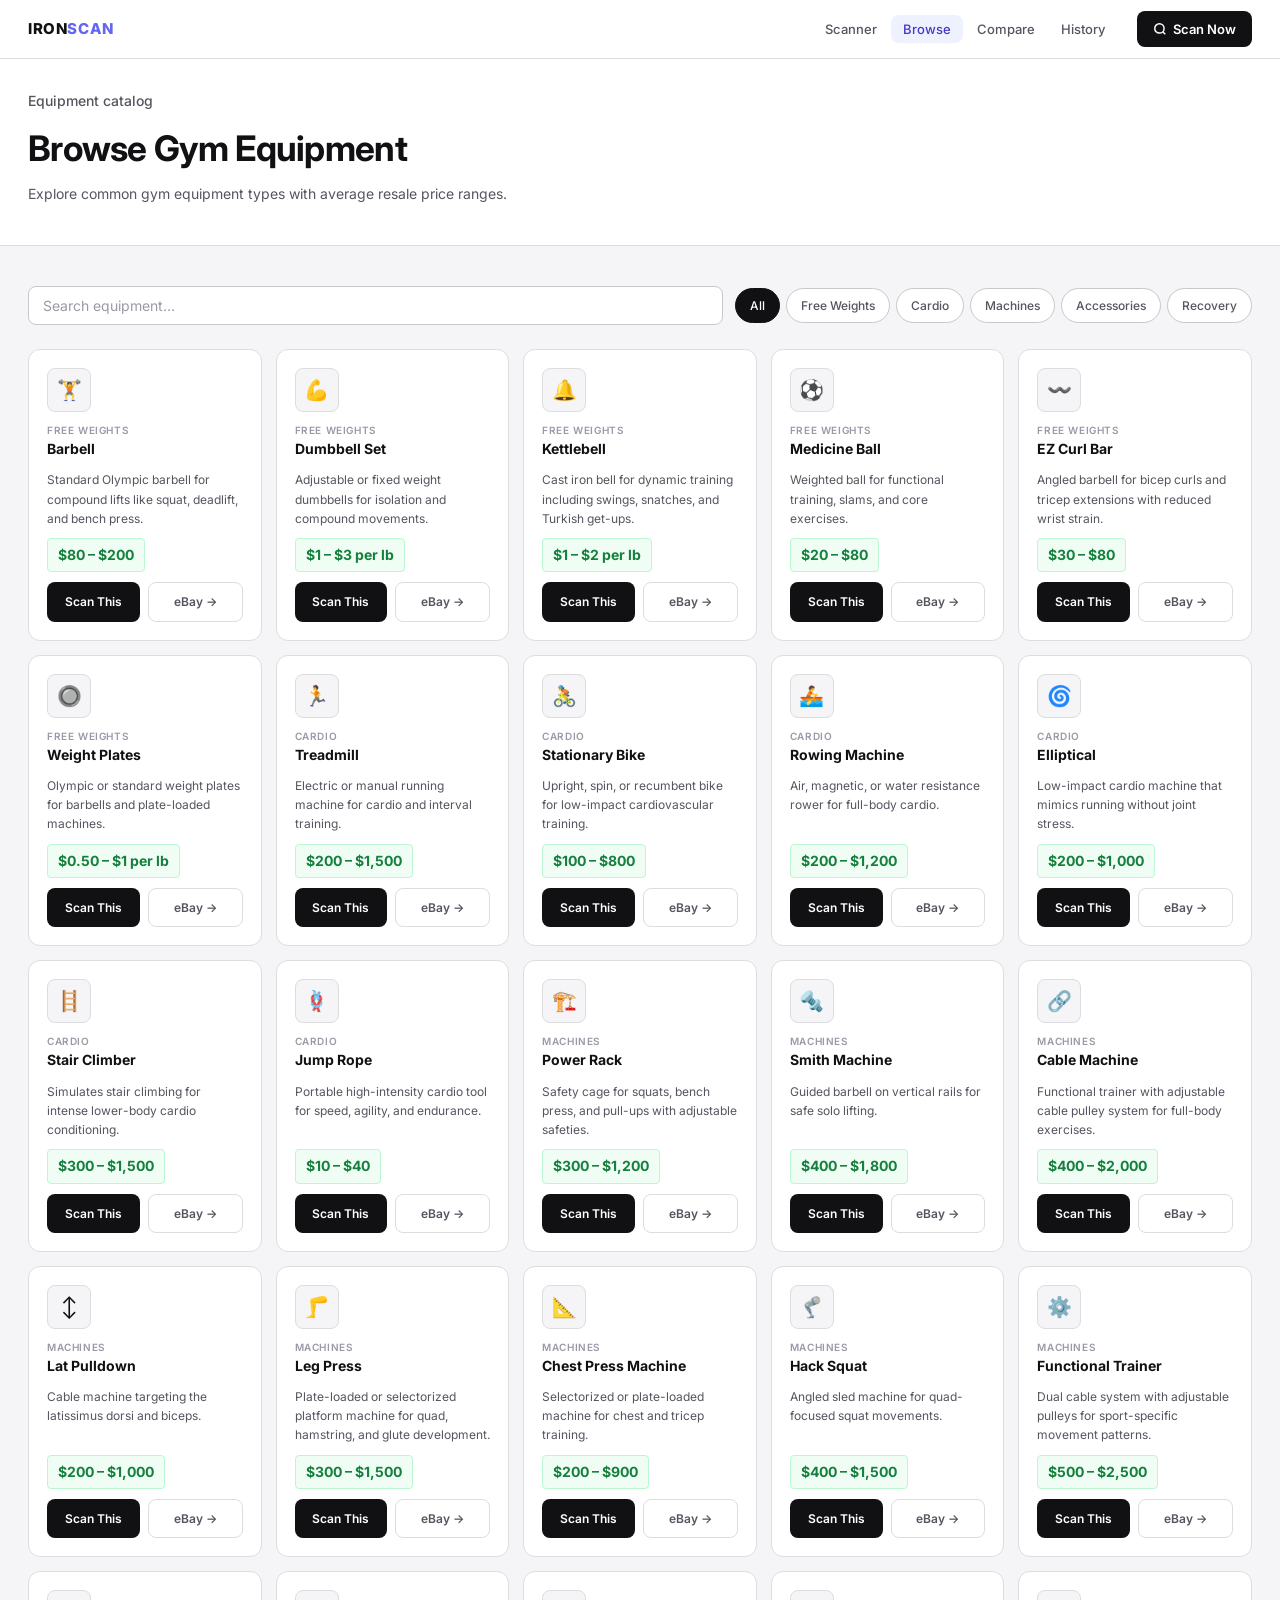
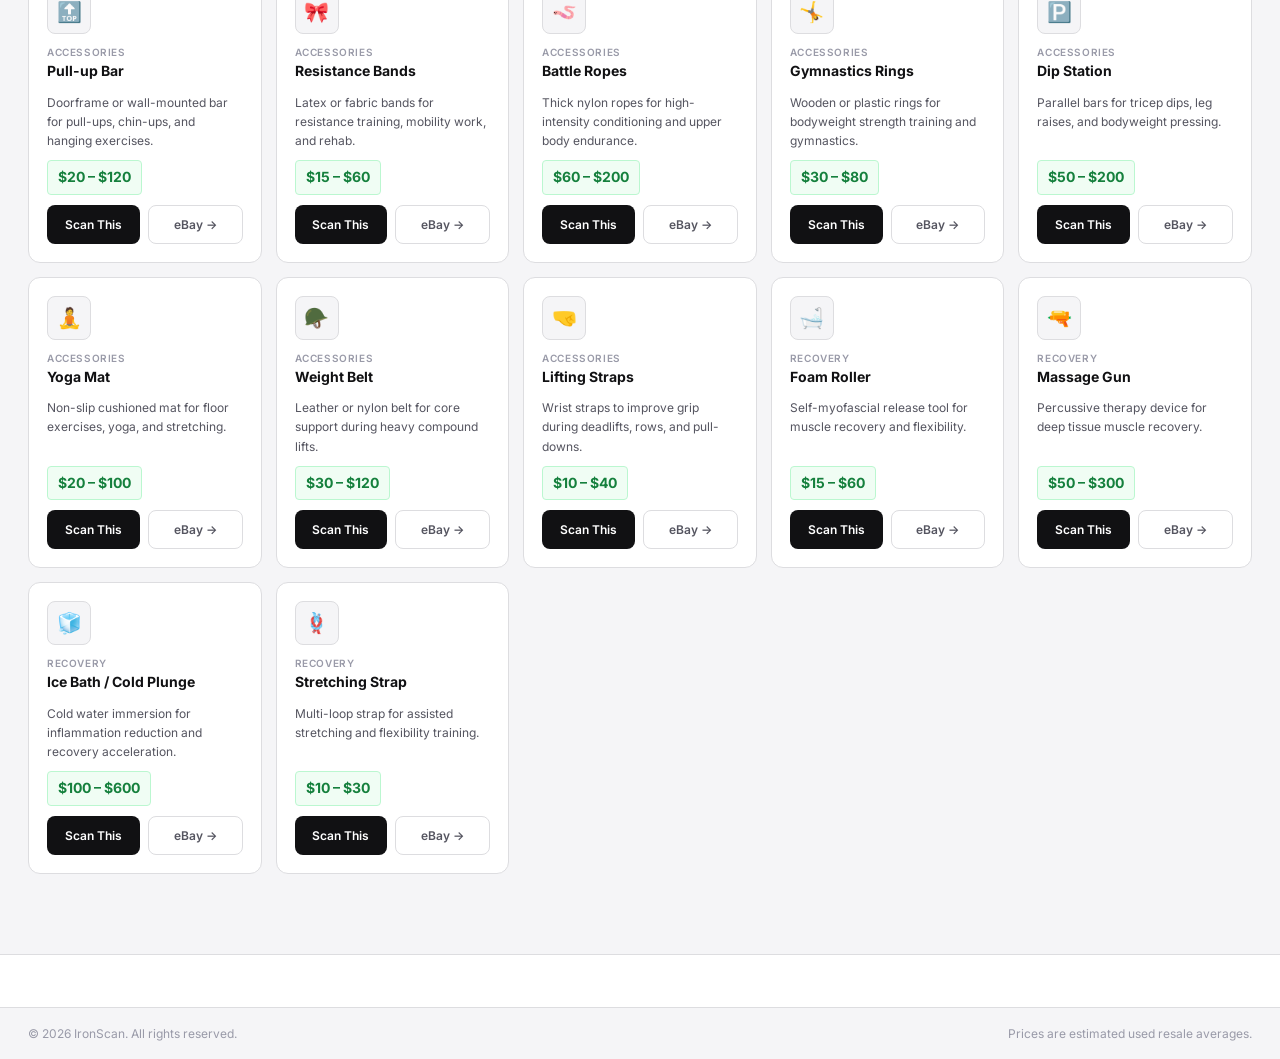
<file: browse.html>
<!DOCTYPE html>
<html lang="en">
<head>
  <meta charset="UTF-8">
  <meta name="viewport" content="width=device-width, initial-scale=1.0">
  <title>IronScan — Browse Equipment</title>
  <link rel="preconnect" href="https://fonts.googleapis.com">
  <link rel="preconnect" href="https://fonts.gstatic.com" crossorigin>
  <link href="https://fonts.googleapis.com/css2?family=Inter:wght@300;400;500;600;700;800&display=swap" rel="stylesheet">
  <link rel="stylesheet" href="style.css">
</head>
<body>

  <nav class="navbar">
    <div class="nav-inner">
      <a href="/" class="nav-logo"><span class="logo-text">IRON<span class="logo-dot">SCAN</span></span></a>
      <ul class="nav-links">
        <li><a href="/">Scanner</a></li>
        <li><a href="browse.html" class="active">Browse</a></li>
        <li><a href="compare.html">Compare</a></li>
        <li><a href="history.html">History</a></li>
      </ul>
      <a href="/" class="nav-cta">
        <svg width="14" height="14" fill="none" stroke="currentColor" stroke-width="2.5" viewBox="0 0 24 24">
          <circle cx="11" cy="11" r="8"/><line x1="21" y1="21" x2="16.65" y2="16.65"/>
        </svg>
        Scan Now
      </a>
      <button class="hamburger" id="hamburger"><span></span><span></span><span></span></button>
    </div>
    <div class="mobile-menu" id="mobileMenu">
      <a href="/">Scanner</a>
      <a href="browse.html">Browse</a>
      <a href="compare.html">Compare</a>
      <a href="history.html">History</a>
      <a href="/" class="mobile-cta">Scan Now</a>
    </div>
  </nav>

  <div class="page-header">
    <div class="container">
      <p class="section-label">Equipment catalog</p>
      <h1>Browse Gym Equipment</h1>
      <p>Explore common gym equipment types with average resale price ranges.</p>
    </div>
  </div>

  <div style="padding:40px 0 80px;">
    <div class="container">

      <div class="browse-controls">
        <input type="text" class="search-input" id="searchInput" placeholder="Search equipment…">
        <div class="filter-tabs" id="filterTabs">
          <button class="filter-tab active" data-cat="All">All</button>
          <button class="filter-tab" data-cat="Free Weights">Free Weights</button>
          <button class="filter-tab" data-cat="Cardio">Cardio</button>
          <button class="filter-tab" data-cat="Machines">Machines</button>
          <button class="filter-tab" data-cat="Accessories">Accessories</button>
          <button class="filter-tab" data-cat="Recovery">Recovery</button>
        </div>
      </div>

      <div class="equipment-grid" id="equipmentGrid"></div>
    </div>
  </div>

  <footer class="footer">
    <div class="footer-bottom">
      <div class="container">
        <p>© 2026 IronScan. All rights reserved.</p>
        <p>Prices are estimated used resale averages.</p>
      </div>
    </div>
  </footer>

  <script src="browse.js"></script>
</body>
</html>
</file>
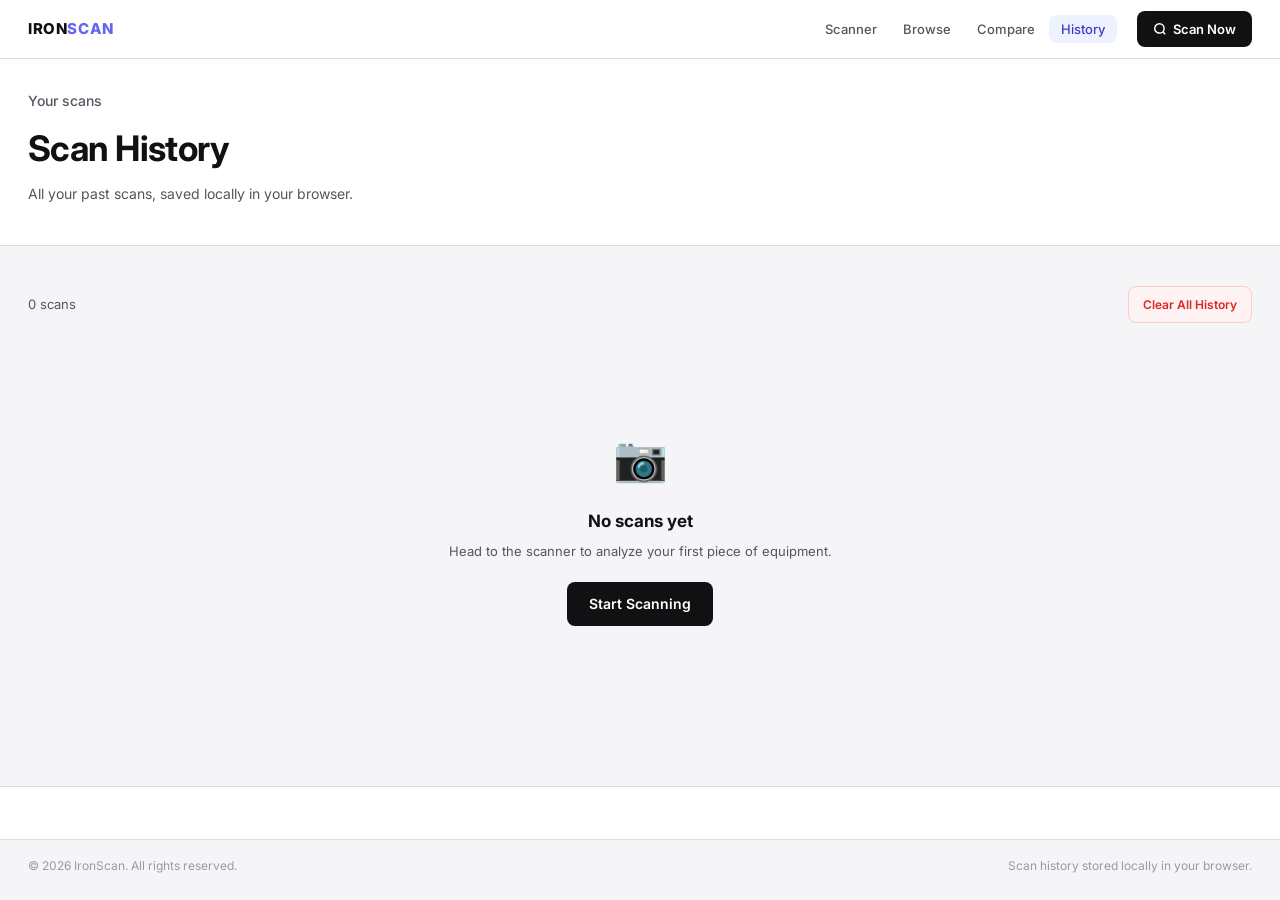
<file: history.html>
<!DOCTYPE html>
<html lang="en">
<head>
  <meta charset="UTF-8">
  <meta name="viewport" content="width=device-width, initial-scale=1.0">
  <title>IronScan — Scan History</title>
  <link rel="preconnect" href="https://fonts.googleapis.com">
  <link rel="preconnect" href="https://fonts.gstatic.com" crossorigin>
  <link href="https://fonts.googleapis.com/css2?family=Inter:wght@300;400;500;600;700;800&display=swap" rel="stylesheet">
  <link rel="stylesheet" href="style.css">
</head>
<body>

  <nav class="navbar">
    <div class="nav-inner">
      <a href="/" class="nav-logo"><span class="logo-text">IRON<span class="logo-dot">SCAN</span></span></a>
      <ul class="nav-links">
        <li><a href="/">Scanner</a></li>
        <li><a href="browse.html">Browse</a></li>
        <li><a href="compare.html">Compare</a></li>
        <li><a href="history.html" class="active">History</a></li>
      </ul>
      <a href="/" class="nav-cta">
        <svg width="14" height="14" fill="none" stroke="currentColor" stroke-width="2.5" viewBox="0 0 24 24">
          <circle cx="11" cy="11" r="8"/><line x1="21" y1="21" x2="16.65" y2="16.65"/>
        </svg>
        Scan Now
      </a>
      <button class="hamburger" id="hamburger"><span></span><span></span><span></span></button>
    </div>
    <div class="mobile-menu" id="mobileMenu">
      <a href="/">Scanner</a>
      <a href="browse.html">Browse</a>
      <a href="compare.html">Compare</a>
      <a href="history.html">History</a>
      <a href="/" class="mobile-cta">Scan Now</a>
    </div>
  </nav>

  <div class="page-header">
    <div class="container">
      <p class="section-label">Your scans</p>
      <h1>Scan History</h1>
      <p>All your past scans, saved locally in your browser.</p>
    </div>
  </div>

  <div style="padding: 40px 0 80px;">
    <div class="container">
      <div class="history-controls">
        <span class="history-count" id="historyCount">Loading…</span>
        <button class="btn-danger" id="clearHistoryBtn">Clear All History</button>
      </div>
      <div class="history-grid" id="historyGrid"></div>
    </div>
  </div>

  <footer class="footer">
    <div class="footer-bottom">
      <div class="container">
        <p>© 2026 IronScan. All rights reserved.</p>
        <p>Scan history stored locally in your browser.</p>
      </div>
    </div>
  </footer>

  <script src="history.js"></script>
</body>
</html>
</file>
<file: style.css>
/* =============================================================
   IRONSCAN — Light marketplace theme
   Clean, sharp, functional. No glow. No AI.
   ============================================================= */

:root {
  --bg:        #f5f5f7;
  --bg-2:      #ebebed;
  --surface:   #ffffff;
  --surface-2: #f9f9fb;
  --border:    #dddde0;
  --border-strong: #c8c8cc;

  --text-1: #111113;
  --text-2: #555560;
  --text-3: #999aa8;

  --indigo:      #4338ca;
  --indigo-lite: #6366f1;
  --indigo-dim:  #eef2ff;
  --indigo-border: #c7d2fe;

  --green:      #15803d;
  --green-lite: #16a34a;
  --green-dim:  #f0fdf4;
  --green-border: #bbf7d0;

  --red:    #dc2626;
  --red-dim: #fef2f2;

  --font-body: 'Inter', sans-serif;

  --radius-xs: 4px;
  --radius-sm: 8px;
  --radius-md: 12px;
  --radius-lg: 16px;

  --transition: 0.15s ease;
  --max-w: 1280px;
}

/* ─── RESET ──────────────────────────────────────────────── */
*, *::before, *::after { box-sizing: border-box; margin: 0; padding: 0; }
html { scroll-behavior: smooth; }

body {
  background: var(--bg);
  color: var(--text-1);
  font-family: var(--font-body);
  font-size: 15px;
  line-height: 1.6;
  -webkit-font-smoothing: antialiased;
  overflow-x: hidden;
}

img { display: block; max-width: 100%; }
a { text-decoration: none; color: inherit; }
button { cursor: pointer; border: none; background: none; font: inherit; }
ul { list-style: none; }

.container {
  max-width: var(--max-w);
  margin: 0 auto;
  padding: 0 28px;
}

.section-label {
  font-size: 12px;
  font-weight: 500;
  color: var(--text-3);
  margin-bottom: 8px;
}

.section-title {
  font-size: clamp(1.7rem, 3.5vw, 2.5rem);
  font-weight: 700;
  color: var(--text-1);
  margin-bottom: 36px;
  letter-spacing: -0.02em;
}

@keyframes fadeUp {
  from { opacity: 0; transform: translateY(12px); }
  to   { opacity: 1; transform: translateY(0); }
}
@keyframes fadeIn {
  from { opacity: 0; }
  to   { opacity: 1; }
}
@keyframes pulse {
  0%, 100% { opacity: 1; }
  50%       { opacity: 0.4; }
}
@keyframes shimmer {
  0%   { background-position: -400px 0; }
  100% { background-position: 400px 0; }
}


/* =============================================================
   NAVBAR
   ============================================================= */
.navbar {
  position: fixed;
  top: 0; left: 0; right: 0;
  z-index: 100;
  background: #ffffff;
  border-bottom: 1px solid var(--border);
}

.nav-inner {
  max-width: var(--max-w);
  margin: 0 auto;
  padding: 0 28px;
  height: 58px;
  display: flex;
  align-items: center;
  gap: 8px;
}

.nav-logo { flex-shrink: 0; margin-right: 16px; }

.logo-text {
  font-size: 15px;
  font-weight: 800;
  letter-spacing: 0.04em;
  color: var(--text-1);
}

.logo-dot { color: var(--indigo-lite); }

.nav-links {
  display: flex;
  gap: 2px;
  margin-left: auto;
}

.nav-links a {
  font-size: 13px;
  font-weight: 500;
  color: var(--text-2);
  padding: 6px 12px;
  border-radius: var(--radius-sm);
  transition: color var(--transition), background var(--transition);
}

.nav-links a:hover  { color: var(--text-1); background: var(--bg); }
.nav-links a.active { color: var(--indigo); background: var(--indigo-dim); }

.nav-cta {
  display: inline-flex;
  align-items: center;
  gap: 6px;
  font-size: 13px;
  font-weight: 600;
  padding: 8px 16px;
  background: var(--text-1);
  color: #fff;
  border-radius: var(--radius-sm);
  margin-left: 12px;
  transition: background var(--transition);
  white-space: nowrap;
}

.nav-cta:hover { background: #333; }

.hamburger {
  display: none;
  flex-direction: column;
  gap: 5px;
  padding: 6px;
  margin-left: auto;
  border-radius: var(--radius-xs);
}

.hamburger span {
  display: block;
  width: 20px; height: 2px;
  background: var(--text-1);
  border-radius: 2px;
}

.mobile-menu {
  display: none;
  flex-direction: column;
  padding: 8px 16px 14px;
  gap: 2px;
  border-top: 1px solid var(--border);
  background: #fff;
}

.mobile-menu a {
  padding: 10px 12px;
  font-size: 14px;
  font-weight: 500;
  color: var(--text-2);
  border-radius: var(--radius-sm);
}

.mobile-menu a:hover { background: var(--bg); color: var(--text-1); }

.mobile-cta {
  margin-top: 6px;
  text-align: center;
  padding: 12px !important;
  background: var(--text-1) !important;
  color: #fff !important;
  border-radius: var(--radius-sm) !important;
  font-weight: 600 !important;
}

.mobile-menu.open { display: flex; }


/* =============================================================
   PAGE HEADER (inner pages)
   ============================================================= */
.page-header {
  padding: 90px 0 40px;
  border-bottom: 1px solid var(--border);
  background: var(--surface);
}

.page-header h1 {
  font-size: clamp(1.6rem, 3.5vw, 2.2rem);
  font-weight: 700;
  color: var(--text-1);
  margin-bottom: 6px;
  letter-spacing: -0.02em;
}

.page-header p { font-size: 14px; color: var(--text-2); }


/* =============================================================
   HERO
   ============================================================= */
.hero {
  min-height: 92vh;
  display: flex;
  align-items: center;
  padding: 110px 28px 80px;
  max-width: var(--max-w);
  margin: 0 auto;
  gap: 60px;
}

.hero-content { flex: 1; min-width: 0; }

.hero-title {
  font-size: clamp(2.4rem, 6vw, 4.8rem);
  font-weight: 800;
  line-height: 1.08;
  color: var(--text-1);
  margin-bottom: 18px;
  letter-spacing: -0.03em;
  animation: fadeUp 0.6s ease both;
}

.hero-title .highlight { color: var(--indigo-lite); }

.hero-sub {
  font-size: 16px;
  font-weight: 400;
  color: var(--text-2);
  max-width: 400px;
  margin-bottom: 32px;
  line-height: 1.7;
  animation: fadeUp 0.6s 0.1s ease both;
}

.hero-actions {
  display: flex;
  align-items: center;
  gap: 12px;
  flex-wrap: wrap;
  margin-bottom: 52px;
  animation: fadeUp 0.6s 0.18s ease both;
}

.btn-primary {
  display: inline-flex;
  align-items: center;
  gap: 7px;
  background: var(--text-1);
  color: #fff;
  font-size: 14px;
  font-weight: 600;
  padding: 11px 22px;
  border-radius: var(--radius-sm);
  transition: background var(--transition);
}
.btn-primary:hover { background: #333; }

.btn-ghost {
  font-size: 13px;
  font-weight: 500;
  color: var(--text-2);
  padding: 11px 16px;
  border: 1px solid var(--border-strong);
  border-radius: var(--radius-sm);
  background: var(--surface);
  transition: border-color var(--transition), color var(--transition);
}
.btn-ghost:hover { border-color: var(--text-1); color: var(--text-1); }

.btn-green {
  display: inline-flex;
  align-items: center;
  gap: 7px;
  background: var(--green);
  color: #fff;
  font-size: 13px;
  font-weight: 700;
  padding: 10px 18px;
  border-radius: var(--radius-sm);
  transition: background var(--transition);
}
.btn-green:hover { background: #166534; }

.hero-stats {
  display: flex;
  align-items: center;
  gap: 28px;
  animation: fadeUp 0.6s 0.26s ease both;
  padding-top: 28px;
  border-top: 1px solid var(--border);
}

.stat { display: flex; flex-direction: column; gap: 2px; }

.stat-num {
  font-size: 1.6rem;
  font-weight: 800;
  color: var(--text-1);
  letter-spacing: -0.02em;
}

.stat-label {
  font-size: 11px;
  color: var(--text-3);
}

.stat-divider { width: 1px; height: 28px; background: var(--border); }

/* Hero mockup */
.hero-visual { flex-shrink: 0; animation: fadeIn 0.7s 0.3s ease both; }

.mockup-card {
  width: 290px;
  background: var(--surface);
  border: 1px solid var(--border);
  border-radius: var(--radius-md);
  overflow: hidden;
  box-shadow: 0 4px 24px rgba(0,0,0,0.08), 0 1px 4px rgba(0,0,0,0.06);
}

.mockup-img-area {
  background: var(--bg);
  height: 170px;
  display: flex;
  flex-direction: column;
  align-items: center;
  justify-content: center;
  gap: 10px;
  border-bottom: 1px solid var(--border);
  color: var(--text-3);
  font-size: 12px;
  font-weight: 500;
}

.mockup-results {
  display: flex;
  flex-direction: column;
  gap: 6px;
  padding: 14px;
}

.mockup-tag {
  display: inline-flex;
  align-items: center;
  gap: 8px;
  padding: 7px 12px;
  border-radius: var(--radius-sm);
  font-size: 12px;
  font-weight: 500;
  border: 1px solid;
}

.mockup-tag.type     { background: var(--indigo-dim); color: var(--indigo); border-color: var(--indigo-border); }
.mockup-tag.price    { background: var(--green-dim);  color: var(--green);  border-color: var(--green-border); }
.mockup-tag.material { background: var(--surface-2);  color: var(--text-2); border-color: var(--border); }

.scan-line { display: none; }


/* =============================================================
   HOW IT WORKS
   ============================================================= */
.how-section {
  padding: 88px 0;
  background: var(--surface);
  border-top: 1px solid var(--border);
  border-bottom: 1px solid var(--border);
}

.steps-grid {
  display: grid;
  grid-template-columns: repeat(3, 1fr);
  gap: 1px;
  background: var(--border);
  border: 1px solid var(--border);
  border-radius: var(--radius-md);
  overflow: hidden;
}

.step-card {
  position: relative;
  background: var(--surface);
  padding: 36px 32px;
  transition: background var(--transition);
}

.step-card:hover { background: var(--surface-2); }
.step-card--accent { background: var(--surface-2); }

.step-number {
  font-size: 3.5rem;
  font-weight: 900;
  color: var(--bg-2);
  position: absolute;
  top: 18px; right: 22px;
  letter-spacing: -0.04em;
  user-select: none;
}

.step-icon {
  width: 44px; height: 44px;
  background: var(--indigo-dim);
  border: 1px solid var(--indigo-border);
  border-radius: var(--radius-sm);
  display: flex;
  align-items: center;
  justify-content: center;
  color: var(--indigo);
  margin-bottom: 20px;
}

.step-card h3 {
  font-size: 15px;
  font-weight: 700;
  color: var(--text-1);
  margin-bottom: 8px;
}

.step-card p {
  font-size: 13px;
  color: var(--text-2);
  line-height: 1.65;
}


/* =============================================================
   ANALYZER SECTION
   ============================================================= */
.analyze-section {
  padding: 88px 0;
  border-top: 1px solid var(--border);
}

.analyzer-layout {
  display: grid;
  grid-template-columns: 1fr 1fr;
  gap: 20px;
  align-items: start;
}

/* Drop zone */
.drop-zone {
  position: relative;
  background: var(--surface);
  border: 2px dashed var(--border-strong);
  border-radius: var(--radius-md);
  min-height: 280px;
  display: flex;
  align-items: center;
  justify-content: center;
  padding: 40px 28px;
  cursor: pointer;
  transition: border-color var(--transition), background var(--transition);
  overflow: hidden;
}

.drop-zone:hover,
.drop-zone.dragover {
  border-color: var(--indigo-lite);
  background: var(--indigo-dim);
}

.drop-default {
  display: flex;
  flex-direction: column;
  align-items: center;
  text-align: center;
  gap: 10px;
  width: 100%;
}

.drop-icon {
  width: 60px; height: 60px;
  background: var(--indigo-dim);
  border: 1px solid var(--indigo-border);
  border-radius: var(--radius-sm);
  display: flex;
  align-items: center;
  justify-content: center;
  color: var(--indigo);
  margin-bottom: 4px;
}

.drop-main { font-size: 15px; font-weight: 600; color: var(--text-1); }
.drop-sub  { font-size: 12px; color: var(--text-3); }

.btn-upload {
  display: inline-block;
  margin-top: 6px;
  padding: 10px 20px;
  background: var(--text-1);
  color: #fff;
  font-size: 13px;
  font-weight: 600;
  border-radius: var(--radius-sm);
  cursor: pointer;
  transition: background var(--transition);
}
.btn-upload:hover { background: #333; }

.drop-or { font-size: 11px; color: var(--text-3); margin-top: 4px; }

.url-row { display: flex; gap: 8px; width: 100%; max-width: 320px; }

.url-input {
  flex: 1;
  background: var(--surface);
  border: 1px solid var(--border-strong);
  border-radius: var(--radius-sm);
  padding: 9px 12px;
  font-size: 12px;
  color: var(--text-1);
  font-family: var(--font-body);
  outline: none;
  transition: border-color var(--transition);
}
.url-input::placeholder { color: var(--text-3); }
.url-input:focus { border-color: var(--indigo-lite); }

.btn-url {
  padding: 9px 14px;
  background: var(--surface);
  border: 1px solid var(--border-strong);
  border-radius: var(--radius-sm);
  font-size: 12px;
  font-weight: 600;
  color: var(--text-1);
  cursor: pointer;
  transition: background var(--transition), border-color var(--transition);
}
.btn-url:hover { background: var(--bg); border-color: var(--text-1); }

.drop-overlay {
  position: absolute; inset: 0;
  background: var(--indigo-dim);
  display: flex; flex-direction: column;
  align-items: center; justify-content: center;
  gap: 12px;
  font-size: 14px; font-weight: 600; color: var(--indigo);
  opacity: 0; pointer-events: none;
  transition: opacity 0.15s ease;
  border-radius: var(--radius-md);
}
.drop-zone.dragover .drop-overlay { opacity: 1; }
.drop-zone.dragover .drop-default  { opacity: 0; }

/* Preview panel */
.preview-panel {
  background: var(--surface);
  border: 1px solid var(--border);
  border-radius: var(--radius-md);
  overflow: hidden;
}

.preview-header {
  display: flex;
  align-items: center;
  justify-content: space-between;
  padding: 12px 16px;
  border-bottom: 1px solid var(--border);
  background: var(--surface-2);
}

.preview-label { font-size: 11px; font-weight: 600; color: var(--text-3); }

.btn-clear {
  font-size: 12px; color: var(--text-3);
  padding: 4px 10px;
  border-radius: var(--radius-xs);
  border: 1px solid var(--border);
  background: var(--surface);
  transition: color var(--transition), border-color var(--transition);
}
.btn-clear:hover { color: var(--red); border-color: var(--red); }

.preview-img-wrap {
  position: relative; overflow: hidden;
  max-height: 300px; background: var(--bg);
}
.preview-img-wrap img {
  width: 100%; max-height: 300px; object-fit: contain;
}

.preview-scan-bar {
  position: absolute; top: -3px; left: 0; right: 0;
  height: 2px;
  background: linear-gradient(90deg, transparent 0%, var(--indigo-lite) 50%, transparent 100%);
  opacity: 0; pointer-events: none;
}
.preview-scan-bar.active {
  opacity: 1;
  animation: scanAcross 1.4s ease-in-out infinite;
}
@keyframes scanAcross {
  0%   { transform: translateY(0); opacity: 0.7; }
  100% { transform: translateY(304px); opacity: 0; }
}

.btn-analyze {
  display: flex; align-items: center; justify-content: center;
  gap: 8px;
  width: calc(100% - 32px);
  margin: 14px 16px;
  padding: 12px;
  background: var(--text-1);
  color: #fff;
  font-size: 14px; font-weight: 700;
  border-radius: var(--radius-sm);
  transition: background var(--transition);
}
.btn-analyze:hover { background: #333; }
.btn-analyze:disabled { opacity: 0.3; cursor: not-allowed; }

/* Results panel */
.results-panel {
  background: var(--surface);
  border: 1px solid var(--border);
  border-radius: var(--radius-md);
  padding: 20px;
  display: flex;
  flex-direction: column;
  gap: 14px;
}

.results-header {
  display: flex; align-items: center;
  justify-content: space-between;
  flex-wrap: wrap; gap: 8px;
  padding-bottom: 14px;
  border-bottom: 1px solid var(--border);
}

.results-title { font-size: 13px; font-weight: 700; color: var(--text-1); }

.results-status {
  display: flex; align-items: center;
  gap: 6px; font-size: 12px; color: var(--text-3);
}

.status-dot {
  width: 7px; height: 7px;
  border-radius: 50%;
}
.status-dot.waiting  { background: var(--text-3); }
.status-dot.scanning { background: var(--indigo-lite); animation: pulse 0.9s ease infinite; }
.status-dot.done     { background: var(--green-lite); }

/* Result cards */
.result-cards { display: flex; flex-direction: column; gap: 8px; }

.result-card {
  display: flex; align-items: flex-start;
  gap: 12px;
  background: var(--surface);
  border: 1px solid var(--border);
  border-radius: var(--radius-sm);
  padding: 14px 16px;
  transition: border-color var(--transition), background var(--transition);
}
.result-card:hover { background: var(--surface-2); }
.result-card.populated { border-color: var(--border-strong); }

.result-card-icon {
  width: 38px; height: 38px;
  border-radius: var(--radius-sm);
  display: flex; align-items: center;
  justify-content: center; flex-shrink: 0;
}
.type-icon     { background: var(--indigo-dim); color: var(--indigo); }
.price-icon    { background: var(--green-dim);  color: var(--green); }
.material-icon { background: var(--surface-2);  color: var(--text-2); border: 1px solid var(--border); }

.result-card-body { flex: 1; min-width: 0; }

.result-card-label {
  font-size: 11px; font-weight: 500;
  color: var(--text-3); margin-bottom: 3px;
}

.result-card-value {
  font-size: 17px; font-weight: 700; color: var(--text-1);
}

.result-card-meta { font-size: 11px; color: var(--text-3); margin-top: 3px; }

.result-card-badge {
  font-size: 10px; font-weight: 700;
  padding: 3px 9px; border-radius: 99px;
  background: var(--indigo-dim);
  border: 1px solid var(--indigo-border);
  color: var(--indigo);
  letter-spacing: 0.04em;
  display: none; align-self: flex-start; white-space: nowrap;
}
.result-card.populated .result-card-badge { display: block; }

#ebayLink {
  display: none;
  margin-top: 7px;
  font-size: 12px; font-weight: 600;
  color: var(--indigo) !important;
  background: var(--indigo-dim);
  border: 1px solid var(--indigo-border);
  padding: 4px 10px;
  border-radius: var(--radius-xs);
  width: fit-content;
  transition: background var(--transition);
}
#ebayLink:hover { background: #e0e7ff; }

/* All detections */
.all-detections { margin-top: 2px; }
.all-detections-title {
  font-size: 11px; font-weight: 500;
  color: var(--text-3); margin-bottom: 7px;
}
.detection-chips { display: flex; flex-wrap: wrap; gap: 6px; }
.detection-chip {
  display: inline-flex; align-items: center; gap: 6px;
  background: var(--surface);
  border: 1px solid var(--border);
  border-radius: 99px;
  padding: 4px 12px;
  font-size: 12px; font-weight: 500; color: var(--text-2);
}
.detection-chip .chip-conf {
  font-size: 10px; font-weight: 700;
  color: var(--green);
  background: var(--green-dim);
  border: 1px solid var(--green-border);
  padding: 1px 6px; border-radius: 99px;
}

/* Generate listing button */
.btn-listing {
  display: none;
  align-items: center; justify-content: center;
  gap: 8px; width: 100%;
  padding: 12px;
  background: var(--green);
  color: #fff;
  font-size: 13px; font-weight: 700;
  border-radius: var(--radius-sm);
  transition: background var(--transition);
}
.btn-listing:hover { background: #166534; }
.btn-listing.visible { display: flex; }

/* Listing panel */
.listing-panel {
  background: var(--surface);
  border: 1px solid var(--border);
  border-radius: var(--radius-sm);
  overflow: hidden;
  display: none;
}
.listing-panel.open { display: block; }

.listing-panel-header {
  display: flex; align-items: center;
  justify-content: space-between;
  padding: 12px 16px;
  background: var(--surface-2);
  border-bottom: 1px solid var(--border);
}
.listing-panel-header span {
  font-size: 13px; font-weight: 600; color: var(--text-1);
}

.btn-close-listing {
  font-size: 14px; color: var(--text-3);
  width: 24px; height: 24px;
  display: flex; align-items: center; justify-content: center;
  border-radius: var(--radius-xs);
  transition: color var(--transition), background var(--transition);
}
.btn-close-listing:hover { color: var(--text-1); background: var(--border); }

/* Listing photo preview */
.listing-photo-preview {
  position: relative;
  overflow: hidden;
  border-bottom: 1px solid var(--border);
  max-height: 200px;
  background: var(--bg);
}
.listing-photo-preview img {
  width: 100%; max-height: 200px;
  object-fit: contain; display: block;
}
.listing-photo-overlay {
  position: absolute;
  bottom: 0; left: 0; right: 0;
  background: linear-gradient(to top, rgba(0,0,0,0.55) 0%, transparent 100%);
  padding: 20px 14px 10px;
}
.listing-photo-overlay span {
  font-size: 13px; font-weight: 600; color: #fff;
}

.listing-fields { padding: 14px; display: flex; flex-direction: column; gap: 10px; }

.listing-field label {
  display: block;
  font-size: 10px; font-weight: 600;
  letter-spacing: 0.06em; text-transform: uppercase;
  color: var(--text-3); margin-bottom: 5px;
}

.listing-field-row { display: flex; align-items: flex-start; gap: 8px; }

.listing-field-value {
  flex: 1;
  background: var(--surface-2);
  border: 1px solid var(--border);
  border-radius: var(--radius-xs);
  padding: 9px 12px;
  font-size: 13px; color: var(--text-1);
  font-family: var(--font-body);
  resize: vertical;
  min-height: 60px;
  outline: none;
}
.listing-field-value.single { min-height: unset; resize: none; }

.btn-copy {
  padding: 8px 12px;
  background: var(--surface);
  border: 1px solid var(--border-strong);
  border-radius: var(--radius-xs);
  font-size: 11px; font-weight: 600;
  color: var(--text-2);
  white-space: nowrap;
  flex-shrink: 0;
  transition: all var(--transition);
}
.btn-copy:hover { color: var(--text-1); border-color: var(--text-1); background: var(--bg); }
.btn-copy.copied { color: var(--green); border-color: var(--green-border); background: var(--green-dim); }

.listing-actions {
  padding: 0 14px 14px;
  display: flex; gap: 8px;
}

/* Confidence bar */
.confidence-block {
  background: var(--surface-2);
  border: 1px solid var(--border);
  border-radius: var(--radius-sm);
  padding: 14px 16px;
}
.conf-label {
  display: flex; justify-content: space-between;
  font-size: 11px; color: var(--text-3); margin-bottom: 8px; font-weight: 500;
}
.conf-val { font-weight: 700; color: var(--green); }
.conf-bar-track { height: 5px; background: var(--border); border-radius: 99px; overflow: hidden; }
.conf-bar-fill {
  height: 100%; width: 0%;
  background: var(--green);
  border-radius: 99px;
  transition: width 1.3s cubic-bezier(0.22,1,0.36,1);
}

.results-disclaimer { font-size: 10px; color: var(--text-3); text-align: center; }


/* =============================================================
   WHY SECTION
   ============================================================= */
/* ── Supported Equipment ─────────────────────────────────── */
.supported-section {
  padding: 72px 0;
  background: var(--bg);
  border-top: 1px solid var(--border);
}

.supported-sub {
  text-align: center;
  color: var(--text-2);
  font-size: 14px;
  margin-top: -20px;
  margin-bottom: 36px;
}

.supported-grid {
  display: grid;
  grid-template-columns: repeat(auto-fill, minmax(200px, 1fr));
  gap: 12px;
}

.supported-item {
  display: flex;
  align-items: center;
  gap: 10px;
  background: var(--surface);
  border: 1px solid var(--border);
  border-radius: 10px;
  padding: 14px 16px;
}

.supported-dot {
  width: 8px;
  height: 8px;
  border-radius: 50%;
  flex-shrink: 0;
}
.supported-dot.live { background: var(--green-lite); }
.supported-dot.soon { background: #f59e0b; }

.supported-name {
  flex: 1;
  font-size: 14px;
  font-weight: 500;
  color: var(--text-1);
}

.supported-badge {
  font-size: 11px;
  font-weight: 600;
  padding: 2px 8px;
  border-radius: 20px;
  letter-spacing: 0.02em;
}
.supported-badge.live {
  background: var(--green-dim);
  color: var(--green);
  border: 1px solid var(--green-border);
}
.supported-badge.soon {
  background: #fffbeb;
  color: #92400e;
  border: 1px solid #fde68a;
}

.tech-section {
  padding: 88px 0;
  background: var(--surface);
  border-top: 1px solid var(--border);
  border-bottom: 1px solid var(--border);
}

.tech-inner { display: grid; grid-template-columns: 1fr 1fr; gap: 64px; align-items: start; }

.tech-desc { font-size: 14px; color: var(--text-2); line-height: 1.8; max-width: 460px; margin-bottom: 24px; }

.tech-list { display: flex; flex-direction: column; gap: 0; }

.tech-list li {
  display: flex; align-items: flex-start;
  gap: 12px; font-size: 13px; color: var(--text-2); line-height: 1.6;
  padding: 14px 0; border-bottom: 1px solid var(--border);
}
.tech-list li:first-child { padding-top: 0; }
.tech-list li:last-child { border-bottom: none; }
.tech-bullet { color: var(--green); flex-shrink: 0; margin-top: 2px; }

.why-grid {
  display: grid;
  grid-template-columns: repeat(4, 1fr);
  gap: 14px;
}

.why-card {
  background: var(--surface);
  border: 1px solid var(--border);
  border-radius: var(--radius-md);
  padding: 24px 20px;
  transition: border-color var(--transition), background var(--transition);
}
.why-card:hover { border-color: var(--border-strong); background: var(--surface-2); }
.why-icon { font-size: 26px; margin-bottom: 12px; }
.why-card h3 { font-size: 14px; font-weight: 700; color: var(--text-1); margin-bottom: 6px; }
.why-card p  { font-size: 13px; color: var(--text-2); line-height: 1.6; }


/* =============================================================
   FOOTER
   ============================================================= */
.footer { background: var(--surface); border-top: 1px solid var(--border); padding-top: 52px; }
.footer-inner { display: flex; gap: 56px; padding-bottom: 44px; flex-wrap: wrap; }
.footer-brand { flex: 1; min-width: 200px; }
.footer-tagline { font-size: 13px; color: var(--text-3); margin-top: 10px; line-height: 1.65; }
.footer-links { display: flex; gap: 56px; }
.footer-col { display: flex; flex-direction: column; gap: 10px; }
.footer-col h4 {
  font-size: 11px; font-weight: 700; letter-spacing: 0.08em;
  text-transform: uppercase; color: var(--text-3); margin-bottom: 2px;
}
.footer-col a { font-size: 13px; color: var(--text-2); transition: color var(--transition); }
.footer-col a:hover { color: var(--text-1); }
.footer-bottom { border-top: 1px solid var(--border); padding: 16px 0; background: var(--bg); }
.footer-bottom .container {
  display: flex; justify-content: space-between;
  align-items: center; flex-wrap: wrap; gap: 8px;
}
.footer-bottom p { font-size: 12px; color: var(--text-3); }


/* =============================================================
   BROWSE PAGE
   ============================================================= */
.browse-controls {
  display: flex; align-items: center; gap: 12px;
  flex-wrap: wrap; margin-bottom: 24px;
}

.search-input {
  flex: 1; min-width: 220px;
  background: var(--surface);
  border: 1px solid var(--border-strong);
  border-radius: var(--radius-sm);
  padding: 10px 14px;
  font-size: 14px; color: var(--text-1);
  font-family: var(--font-body);
  outline: none;
  transition: border-color var(--transition);
}
.search-input::placeholder { color: var(--text-3); }
.search-input:focus { border-color: var(--indigo-lite); }

.filter-tabs { display: flex; gap: 6px; flex-wrap: wrap; }

.filter-tab {
  padding: 7px 14px;
  background: var(--surface);
  border: 1px solid var(--border-strong);
  border-radius: 99px;
  font-size: 12px; font-weight: 500; color: var(--text-2);
  cursor: pointer; transition: all var(--transition);
}
.filter-tab:hover { color: var(--text-1); border-color: var(--text-1); }
.filter-tab.active { background: var(--text-1); border-color: var(--text-1); color: #fff; }

.equipment-grid {
  display: grid;
  grid-template-columns: repeat(auto-fill, minmax(220px, 1fr));
  gap: 14px;
}

.equip-card {
  background: var(--surface);
  border: 1px solid var(--border);
  border-radius: var(--radius-md);
  padding: 18px;
  display: flex; flex-direction: column; gap: 10px;
  transition: border-color var(--transition), box-shadow var(--transition);
}
.equip-card:hover {
  border-color: var(--border-strong);
  box-shadow: 0 4px 16px rgba(0,0,0,0.08);
}

.equip-card-icon {
  width: 44px; height: 44px;
  background: var(--bg);
  border: 1px solid var(--border);
  border-radius: var(--radius-sm);
  display: flex; align-items: center; justify-content: center;
  font-size: 20px;
}

.equip-card-name { font-size: 14px; font-weight: 700; color: var(--text-1); }
.equip-card-cat {
  font-size: 10px; font-weight: 600;
  letter-spacing: 0.06em; text-transform: uppercase;
  color: var(--text-3);
}
.equip-card-desc { font-size: 12px; color: var(--text-2); line-height: 1.6; flex: 1; }
.equip-card-price {
  font-size: 14px; font-weight: 700; color: var(--green);
  background: var(--green-dim);
  border: 1px solid var(--green-border);
  padding: 5px 10px; border-radius: var(--radius-xs);
  width: fit-content;
}

.no-results {
  grid-column: 1/-1;
  text-align: center; padding: 60px 20px;
  color: var(--text-3); font-size: 14px;
}


/* =============================================================
   HISTORY PAGE
   ============================================================= */
.history-controls {
  display: flex; justify-content: space-between;
  align-items: center; margin-bottom: 20px; flex-wrap: wrap; gap: 12px;
}
.history-count { font-size: 13px; color: var(--text-2); }

.btn-danger {
  padding: 8px 14px;
  background: var(--red-dim);
  border: 1px solid #fecaca;
  border-radius: var(--radius-sm);
  font-size: 12px; font-weight: 600; color: var(--red);
  cursor: pointer; transition: background var(--transition);
}
.btn-danger:hover { background: #fee2e2; }

.history-grid {
  display: grid;
  grid-template-columns: repeat(auto-fill, minmax(260px, 1fr));
  gap: 14px;
}

.history-card {
  background: var(--surface);
  border: 1px solid var(--border);
  border-radius: var(--radius-md);
  overflow: hidden;
  transition: border-color var(--transition), box-shadow var(--transition);
}
.history-card:hover {
  border-color: var(--border-strong);
  box-shadow: 0 4px 16px rgba(0,0,0,0.08);
}

.history-card-img {
  width: 100%; height: 160px;
  background: var(--bg);
  object-fit: contain;
  border-bottom: 1px solid var(--border);
}

.history-card-img-placeholder {
  width: 100%; height: 160px;
  background: var(--bg);
  border-bottom: 1px solid var(--border);
  display: flex; align-items: center; justify-content: center;
  color: var(--text-3); font-size: 32px;
}

.history-card-body { padding: 14px; }
.history-card-type { font-size: 15px; font-weight: 700; color: var(--text-1); margin-bottom: 3px; }
.history-card-price { font-size: 14px; font-weight: 700; color: var(--green); margin-bottom: 8px; }
.history-card-blurb { font-size: 12px; color: var(--text-2); line-height: 1.55; margin-bottom: 10px; }
.history-card-meta {
  display: flex; justify-content: space-between; align-items: center;
  font-size: 10px; color: var(--text-3);
}
.history-conf {
  background: var(--green-dim); border: 1px solid var(--green-border);
  color: var(--green); padding: 2px 8px; border-radius: 99px; font-weight: 700;
}

.history-empty { text-align: center; padding: 80px 20px; grid-column: 1/-1; }
.history-empty-icon { font-size: 44px; margin-bottom: 14px; }
.history-empty h3 { font-size: 17px; font-weight: 700; color: var(--text-1); margin-bottom: 6px; }
.history-empty p { font-size: 13px; color: var(--text-2); }


/* =============================================================
   COMPARE PAGE
   ============================================================= */
.compare-layout { display: grid; grid-template-columns: 1fr 1fr; gap: 20px; margin-bottom: 28px; }

.compare-slot {
  background: var(--surface);
  border: 1px solid var(--border);
  border-radius: var(--radius-md);
  overflow: hidden;
}

.compare-slot-header {
  display: flex; align-items: center; gap: 10px;
  padding: 12px 16px;
  border-bottom: 1px solid var(--border);
  background: var(--surface-2);
}

.compare-slot-num {
  width: 26px; height: 26px;
  background: var(--indigo-dim);
  border: 1px solid var(--indigo-border);
  border-radius: 50%;
  display: flex; align-items: center; justify-content: center;
  font-size: 12px; font-weight: 700; color: var(--indigo);
}

.compare-slot-title { font-size: 13px; font-weight: 600; color: var(--text-2); }

.compare-drop {
  min-height: 200px; display: flex;
  align-items: center; justify-content: center;
  padding: 28px; text-align: center;
  flex-direction: column; gap: 10px;
  cursor: pointer;
  border: 2px dashed var(--border-strong);
  margin: 14px;
  border-radius: var(--radius-sm);
  color: var(--text-3);
  transition: border-color var(--transition), background var(--transition);
}
.compare-drop:hover { border-color: var(--indigo-lite); background: var(--indigo-dim); color: var(--indigo); }
.compare-drop p { font-size: 13px; font-weight: 500; }

.compare-preview img { width: 100%; height: 200px; object-fit: contain; background: var(--bg); }

.compare-result-mini { padding: 12px 16px; border-top: 1px solid var(--border); }
.compare-mini-type  { font-size: 14px; font-weight: 700; color: var(--text-1); margin-bottom: 3px; }
.compare-mini-price { font-size: 16px; font-weight: 800; color: var(--green); }

.compare-result-btn {
  display: flex; align-items: center; justify-content: center;
  gap: 6px; margin: 0 14px 14px;
  padding: 10px;
  background: var(--text-1); color: #fff;
  font-size: 13px; font-weight: 600;
  border-radius: var(--radius-sm);
  transition: background var(--transition);
  cursor: pointer;
}
.compare-result-btn:hover { background: #333; }
.compare-result-btn:disabled { opacity: 0.3; cursor: not-allowed; }

.compare-table {
  background: var(--surface);
  border: 1px solid var(--border);
  border-radius: var(--radius-md);
  overflow: hidden; display: none;
}
.compare-table.visible { display: block; }

.compare-table-header {
  display: grid; grid-template-columns: 130px 1fr 1fr;
  background: var(--surface-2);
  border-bottom: 1px solid var(--border);
}
.compare-table-header div {
  padding: 12px 18px;
  font-size: 11px; font-weight: 700;
  letter-spacing: 0.06em; text-transform: uppercase; color: var(--text-3);
}
.compare-table-header div:not(:last-child) { border-right: 1px solid var(--border); }

.compare-row {
  display: grid; grid-template-columns: 130px 1fr 1fr;
  border-bottom: 1px solid var(--border);
}
.compare-row:last-child { border-bottom: none; }

.compare-row-label {
  padding: 14px 18px;
  font-size: 11px; font-weight: 600;
  letter-spacing: 0.06em; text-transform: uppercase;
  color: var(--text-3);
  border-right: 1px solid var(--border);
  display: flex; align-items: center;
  background: var(--surface-2);
}

.compare-row-val {
  padding: 14px 18px;
  font-size: 13px; font-weight: 600; color: var(--text-1);
  border-right: 1px solid var(--border); display: flex; align-items: center;
}
.compare-row-val:last-child { border-right: none; }
.compare-row-val.winner { color: var(--green); background: var(--green-dim); }
.compare-row-val.price-val { font-size: 15px; font-weight: 800; color: var(--green); }


/* =============================================================
   SKELETON
   ============================================================= */
.skeleton {
  background: linear-gradient(90deg, var(--bg) 25%, var(--bg-2) 50%, var(--bg) 75%);
  background-size: 800px 100%;
  animation: shimmer 1.6s infinite;
  border-radius: var(--radius-xs);
}


/* =============================================================
   RESPONSIVE
   ============================================================= */
@media (max-width: 960px) {
  .nav-links, .nav-cta { display: none; }
  .hamburger { display: flex; }

  .hero { flex-direction: column; padding: 96px 20px 60px; }
  .hero-sub { max-width: 100%; }
  .hero-stats { justify-content: flex-start; }
  .hero-visual { display: none; }

  .steps-grid { grid-template-columns: 1fr; }
  .analyzer-layout { grid-template-columns: 1fr; }
  .tech-inner { grid-template-columns: 1fr; }
  .why-grid { grid-template-columns: 1fr 1fr; }
  .compare-layout { grid-template-columns: 1fr; }
  .compare-table-header,
  .compare-row { grid-template-columns: 100px 1fr 1fr; }

  .footer-inner { flex-direction: column; gap: 28px; }
  .footer-links { gap: 36px; }
  .footer-bottom .container { flex-direction: column; text-align: center; }
}

@media (max-width: 560px) {
  .container { padding: 0 16px; }
  .hero-stats { gap: 18px; }
  .footer-links { flex-direction: column; gap: 20px; }
  .results-panel { padding: 14px; }
  .drop-zone { padding: 28px 16px; }
  .equipment-grid { grid-template-columns: 1fr 1fr; }
  .history-grid { grid-template-columns: 1fr; }
  .why-grid { grid-template-columns: 1fr; }
  .compare-table-header,
  .compare-row { grid-template-columns: 80px 1fr 1fr; }
}
</file>
